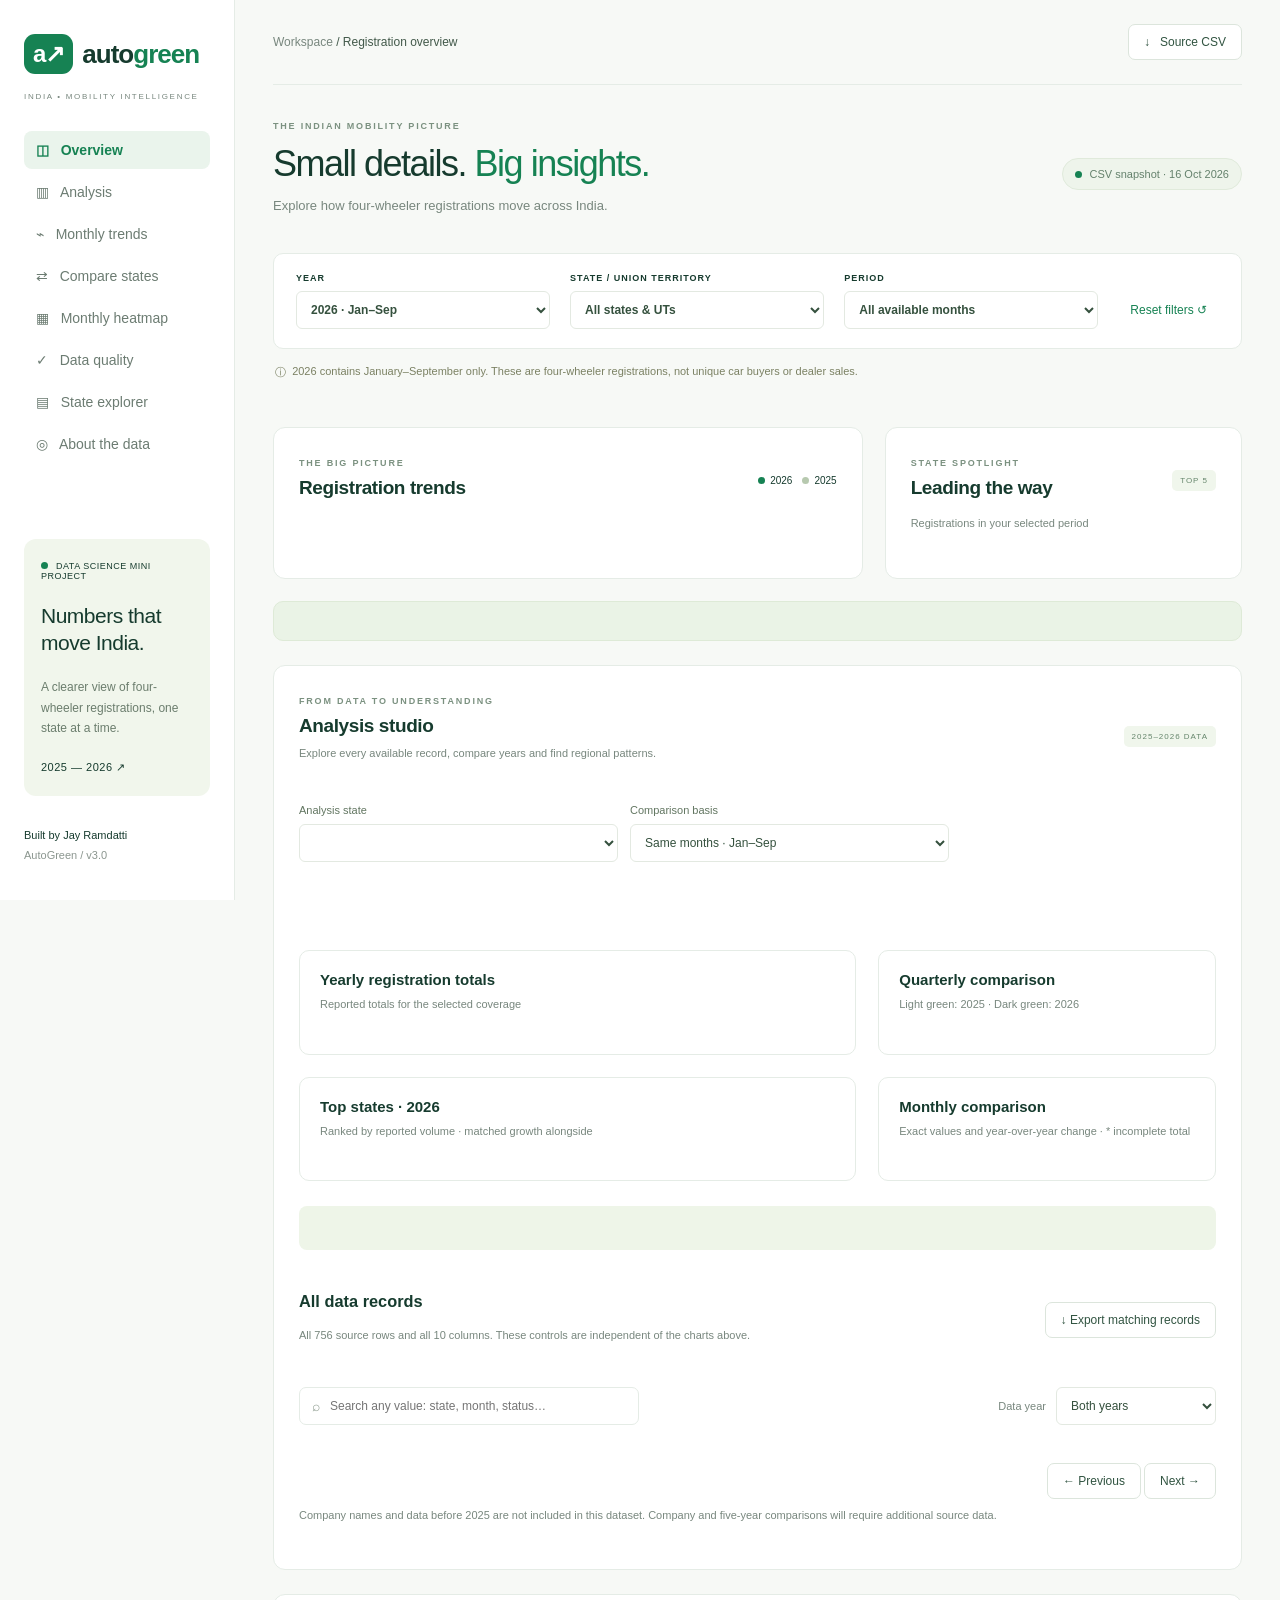
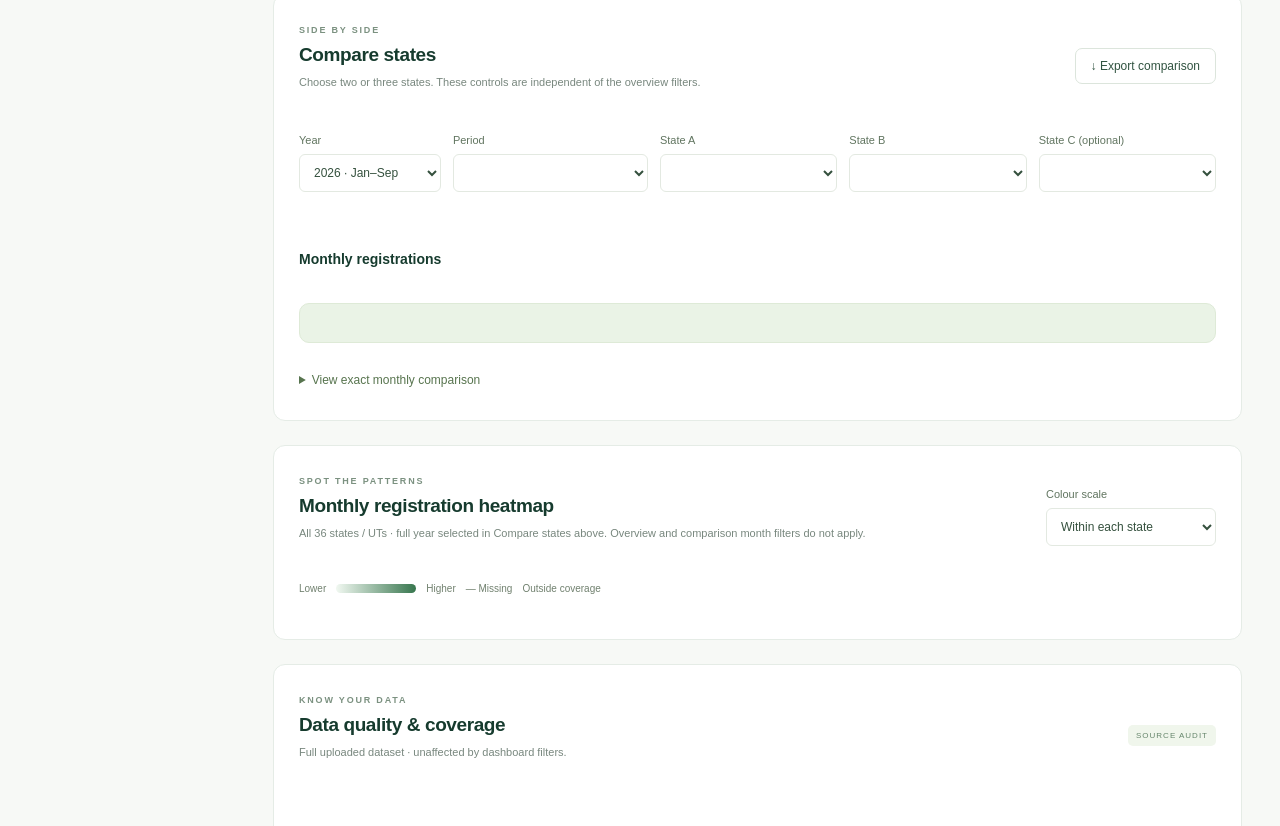
<file: index.html>
<!DOCTYPE html>
<html lang="en">
<head>
  <meta charset="UTF-8">
  <meta name="viewport" content="width=device-width, initial-scale=1.0">
  <meta http-equiv="refresh" content="0; url=AutoGreen_Project/dashboard/index.html">
  <title>AutoGreen Dashboard</title>
</head>
<body>
  <p>Redirecting to <a href="AutoGreen_Project/dashboard/index.html">AutoGreen Dashboard</a>...</p>
</body>
</html>
</file>
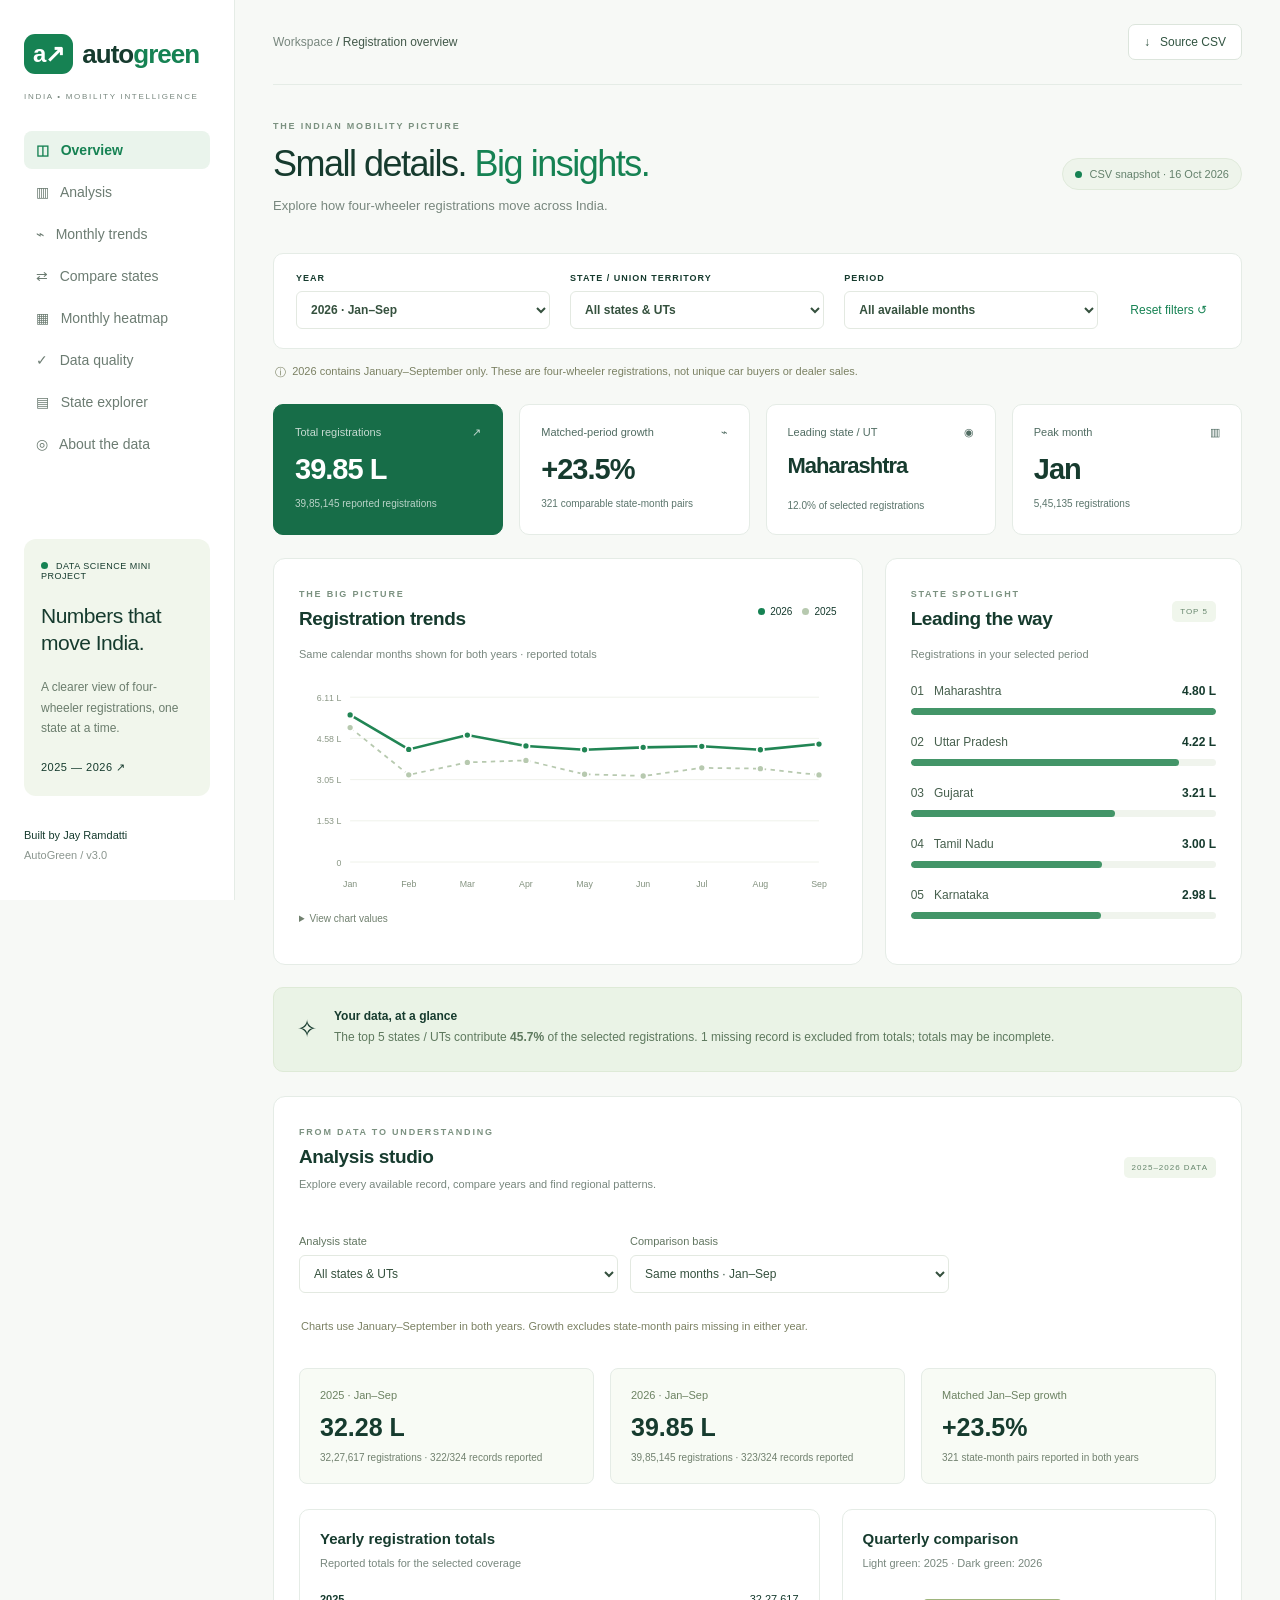
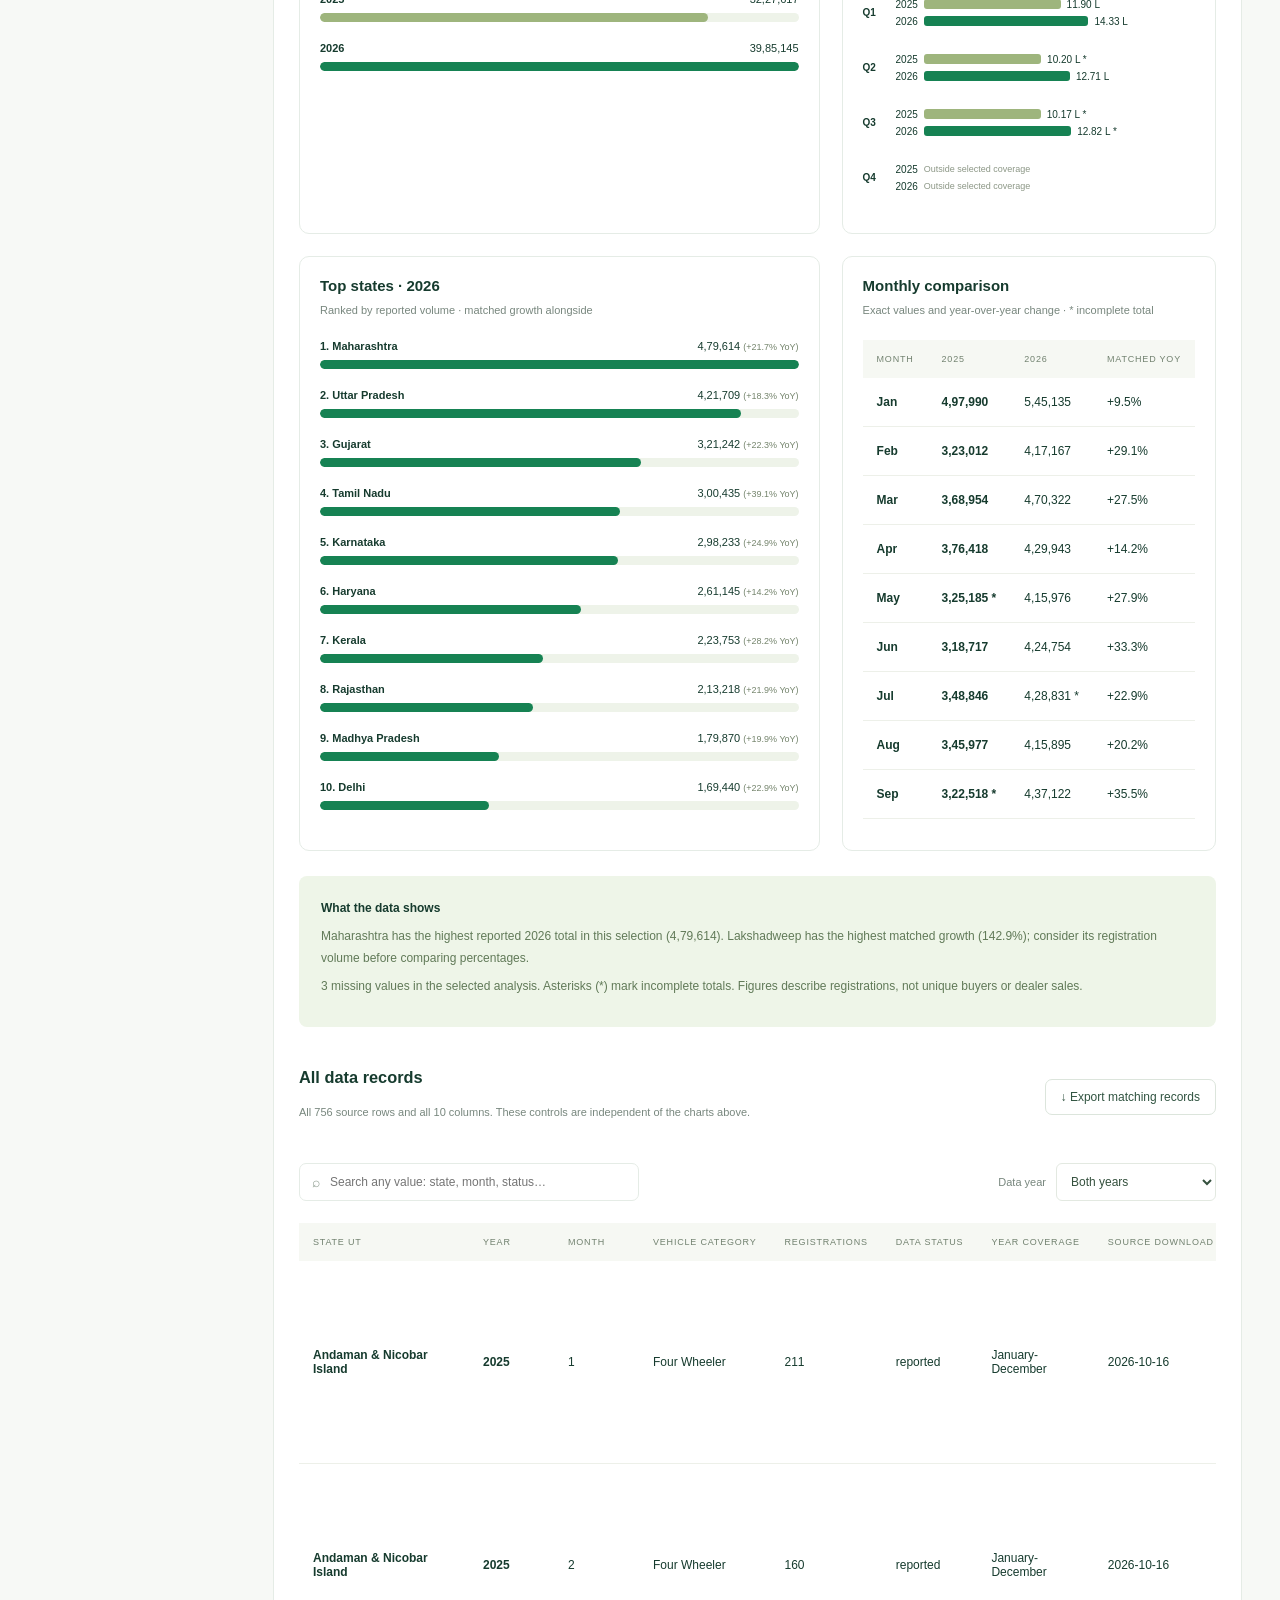
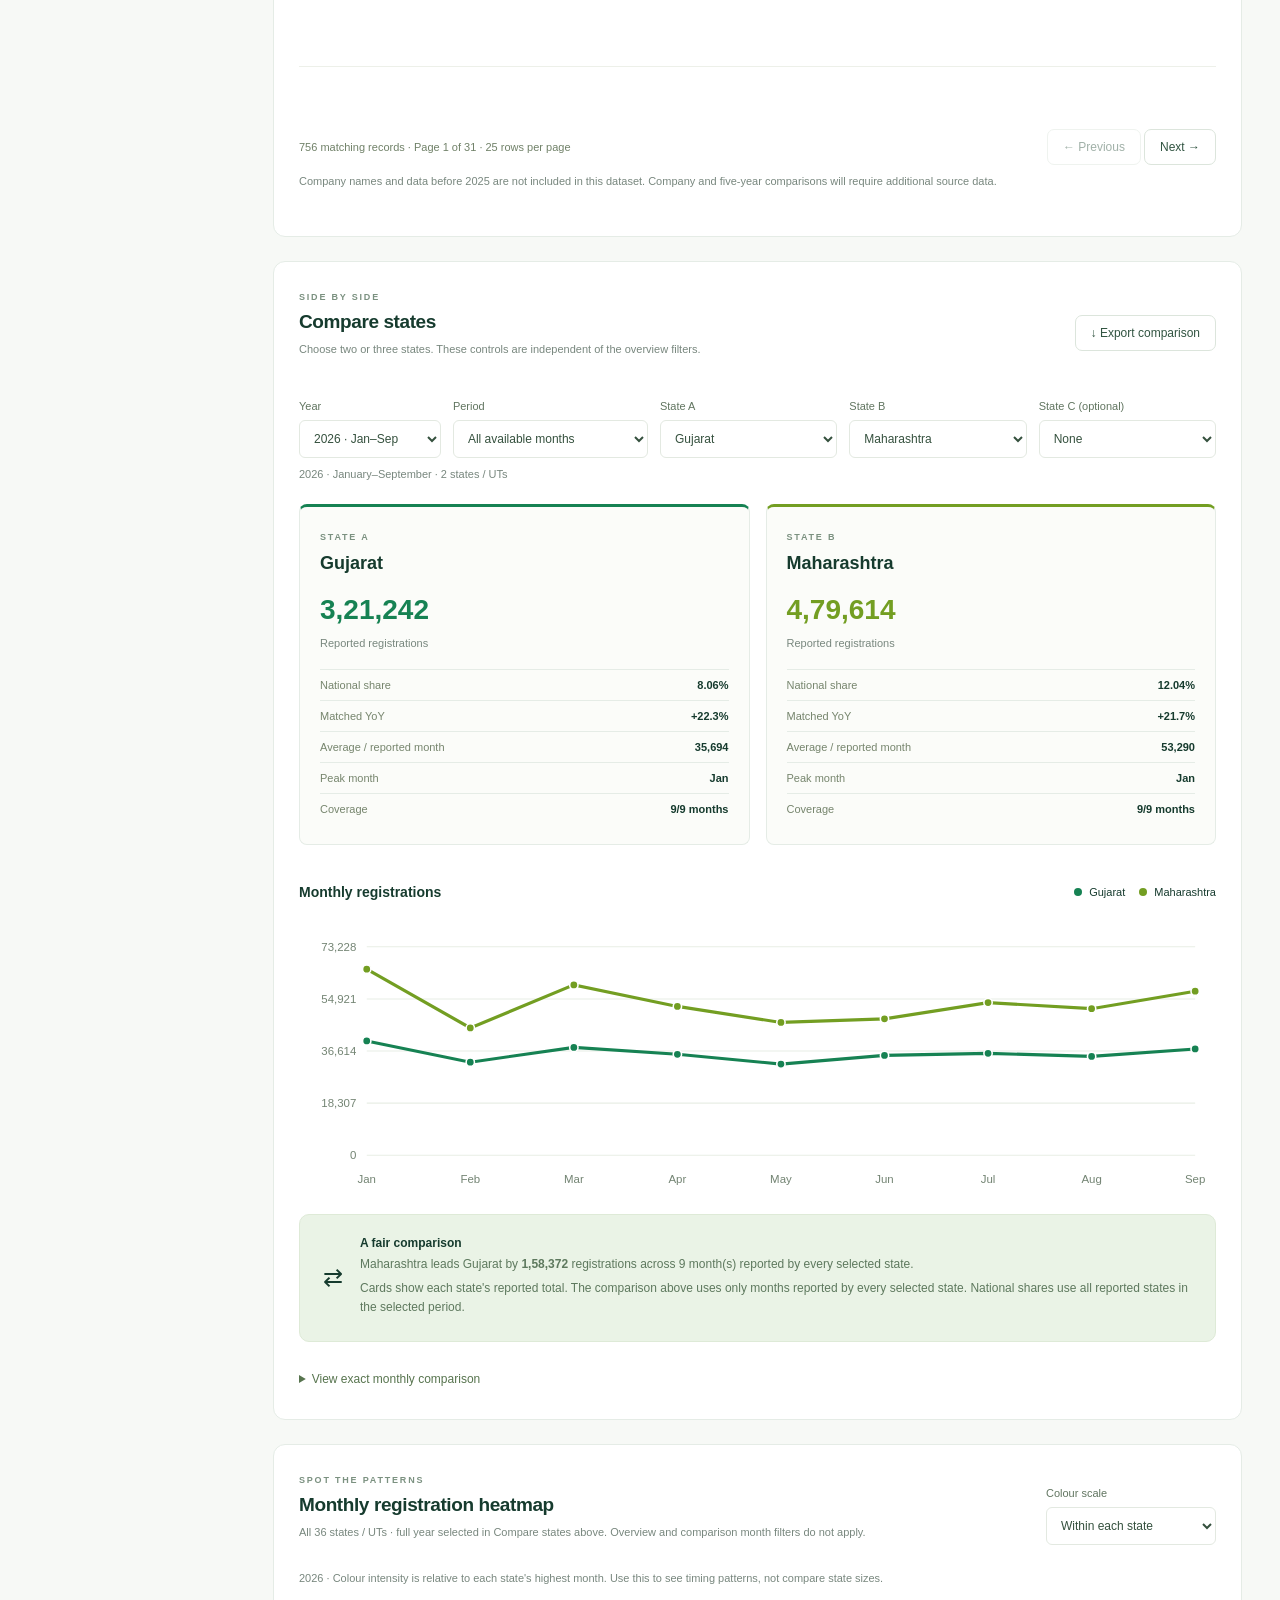
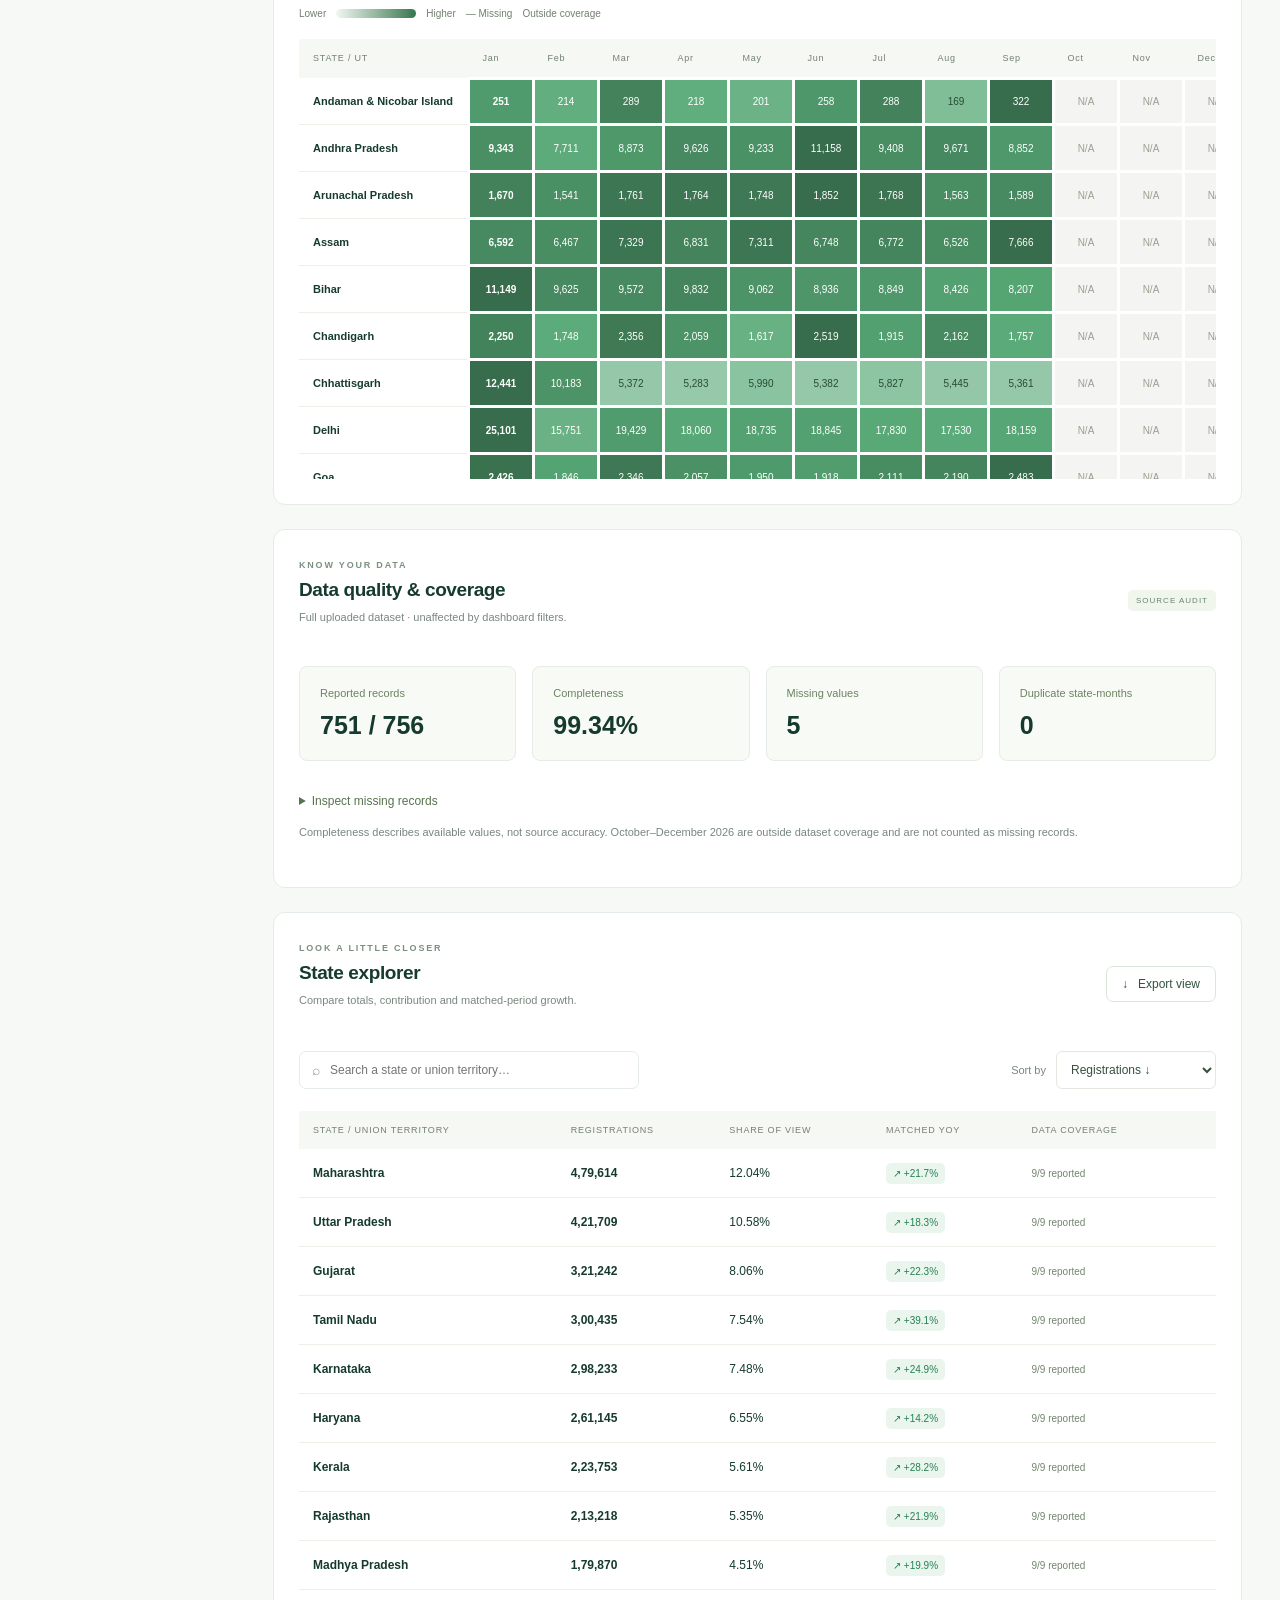
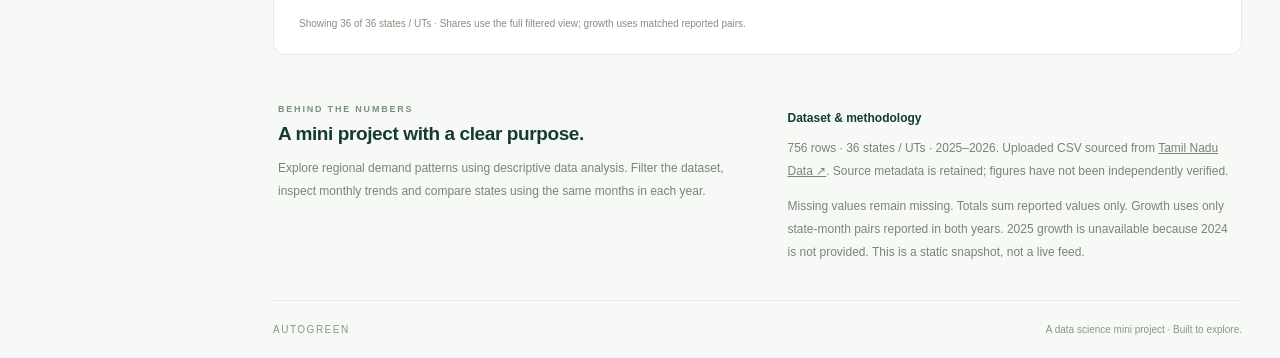
<file: AutoGreen_Project/dashboard/index.html>
<!doctype html><html lang="en"><head><meta charset="UTF-8"><meta name="viewport" content="width=device-width,initial-scale=1"><title>AutoGreen — India Registration Insights</title><meta name="description" content="Explore India's four-wheeler registrations by state and month. A data science mini project."><link rel="stylesheet" href="style.css"></head><body>
<aside><a class="brand" href="#overview"><span class="logo">a↗</span>auto<span>green</span></a><small>INDIA • MOBILITY INTELLIGENCE</small><nav><a class="active" href="#overview">◫ &nbsp; Overview</a><a href="#analysis">▥ &nbsp; Analysis</a><a href="#trends">⌁ &nbsp; Monthly trends</a><a href="#compare">⇄ &nbsp; Compare states</a><a href="#heatmap">▦ &nbsp; Monthly heatmap</a><a href="#quality">✓ &nbsp; Data quality</a><a href="#states">▤ &nbsp; State explorer</a><a href="#about">◎ &nbsp; About the data</a></nav><div class="side-note"><span class="dot"></span> DATA SCIENCE MINI PROJECT<h3>Numbers that move India.</h3><p>A clearer view of four-wheeler registrations, one state at a time.</p><span>2025 — 2026 ↗</span></div><footer>Built by Jay Ramdatti<br><span>AutoGreen / v3.0</span></footer></aside>
<main id="overview"><header><span>Workspace <b>/ Registration overview</b></span><a class="button" href="registrations.csv" download>↓ &nbsp; Source CSV</a></header><section class="intro"><div><div class="eyebrow">THE INDIAN MOBILITY PICTURE</div><h1>Small details. <em>Big insights.</em></h1><p>Explore how four-wheeler registrations move across India.</p></div><div class="dataset-badge"><span class="dot"></span> CSV snapshot · 16 Oct 2026</div></section>
<section class="filters"><label>YEAR<select id="year"><option value="2026">2026 · Jan–Sep</option><option value="2025">2025 · Jan–Dec</option></select></label><label>STATE / UNION TERRITORY<select id="state"><option value="all">All states & UTs</option></select></label><label>PERIOD<select id="period"><option value="all">All available months</option></select></label><button id="reset" class="text-button">Reset filters ↺</button></section>
<div class="notice">ⓘ &nbsp; <span>2026 contains January–September only. These are four-wheeler registrations, not unique car buyers or dealer sales.</span></div>
<section class="kpis" id="kpis" aria-live="polite"></section>
<section class="chart-grid" id="trends"><article class="card"><div class="card-heading"><div><span class="eyebrow">THE BIG PICTURE</span><h2>Registration trends</h2></div><div class="legend"><span class="dot"></span> <span id="chartyear">2026</span><span class="dot pale"></span> 2025</div></div><p class="subtitle" id="trendNote"></p><div id="trend" class="trend"></div></article><article class="card ranking"><div class="card-heading"><div><span class="eyebrow">STATE SPOTLIGHT</span><h2>Leading the way</h2></div><span class="pill">TOP 5</span></div><p class="subtitle">Registrations in your selected period</p><div id="ranking"></div></article></section>
<section class="insight" id="insight"></section>
<section class="card feature-section" id="analysis"><div class="card-heading"><div><span class="eyebrow">FROM DATA TO UNDERSTANDING</span><h2>Analysis studio</h2><p class="subtitle">Explore every available record, compare years and find regional patterns.</p></div><span class="pill">2025–2026 DATA</span></div><div class="compare-controls analysis-controls"><label>Analysis state<select id="analysisState"></select></label><label>Comparison basis<select id="analysisBasis"><option value="matched">Same months · Jan–Sep</option><option value="available">All available months</option></select></label></div><p class="notice" id="analysisWarning" role="status"></p><div class="quality-stats analysis-stats" id="analysisSummary" aria-live="polite"></div><div class="chart-grid"><article class="analysis-panel"><h3>Yearly registration totals</h3><p class="subtitle">Reported totals for the selected coverage</p><div id="annualBars"></div></article><article class="analysis-panel"><h3>Quarterly comparison</h3><p class="subtitle">Light green: 2025 · Dark green: 2026</p><div id="quarterBars"></div></article><article class="analysis-panel"><h3>Top states · 2026</h3><p class="subtitle">Ranked by reported volume · matched growth alongside</p><div id="analysisRanking"></div></article><article class="analysis-panel"><h3>Monthly comparison</h3><p class="subtitle">Exact values and year-over-year change · * incomplete total</p><div class="table-wrap" id="analysisMonthly"></div></article></div><div class="analysis-findings" id="analysisFindings"></div><div class="card-heading"><div><h3>All data records</h3><p class="subtitle">All 756 source rows and all 10 columns. These controls are independent of the charts above.</p></div><button class="button" id="rawExport">↓ Export matching records</button></div><div class="table-tools"><label class="search">⌕ <input id="rawSearch" aria-label="Search all data" placeholder="Search any value: state, month, status…"></label><label class="sort">Data year<select id="rawYear"><option value="all">Both years</option><option>2025</option><option>2026</option></select></label></div><div class="table-wrap" id="rawTable"></div><div class="raw-pagination"><span id="rawCount" role="status"></span><div><button class="button" id="rawPrev">← Previous</button> <button class="button" id="rawNext">Next →</button></div></div><p class="subtitle">Company names and data before 2025 are not included in this dataset. Company and five-year comparisons will require additional source data.</p></section><section class="card feature-section" id="compare"><div class="card-heading"><div><span class="eyebrow">SIDE BY SIDE</span><h2>Compare states</h2><p class="subtitle">Choose two or three states. These controls are independent of the overview filters.</p></div><button class="button" id="compareExport">↓ Export comparison</button></div><div class="compare-controls"><label>Year<select id="compareYear"><option value="2026">2026 · Jan–Sep</option><option value="2025">2025 · Jan–Dec</option></select></label><label>Period<select id="comparePeriod"></select></label><label>State A<select id="compareA"></select></label><label>State B<select id="compareB"></select></label><label>State C (optional)<select id="compareC"></select></label></div><p id="compareMessage" class="subtitle" role="status"></p><div class="compare-cards" id="compareCards"></div><div class="card-heading comparison-chart-heading"><h3>Monthly registrations</h3><div id="compareLegend" class="compare-legend"></div></div><div id="compareChart"></div><div id="compareInsight" class="insight"></div><details class="chart-values"><summary>View exact monthly comparison</summary><div class="table-wrap" id="compareValues"></div></details></section>
<section class="card feature-section" id="heatmap"><div class="card-heading"><div><span class="eyebrow">SPOT THE PATTERNS</span><h2>Monthly registration heatmap</h2><p class="subtitle">All 36 states / UTs · full year selected in Compare states above. Overview and comparison month filters do not apply.</p></div><label class="heat-mode">Colour scale<select id="heatMode"><option value="relative">Within each state</option><option value="absolute">Across all states</option></select></label></div><p class="subtitle" id="heatNote"></p><div class="heat-key"><span>Lower</span><i></i><span>Higher</span><span>— Missing</span><span>Outside coverage</span></div><div class="table-wrap heat-table" id="heatTable"></div></section>
<section class="card feature-section" id="quality"><div class="card-heading"><div><span class="eyebrow">KNOW YOUR DATA</span><h2>Data quality & coverage</h2><p class="subtitle">Full uploaded dataset · unaffected by dashboard filters.</p></div><span class="pill">SOURCE AUDIT</span></div><div id="qualityStats" class="quality-stats"></div><details><summary>Inspect missing records</summary><div id="missingTable" class="table-wrap"></div></details><p class="subtitle">Completeness describes available values, not source accuracy. October–December 2026 are outside dataset coverage and are not counted as missing records.</p></section>
<section class="card explorer" id="states"><div class="card-heading"><div><span class="eyebrow">LOOK A LITTLE CLOSER</span><h2>State explorer</h2><p class="subtitle">Compare totals, contribution and matched-period growth.</p></div><button class="button" id="export">↓ &nbsp; Export view</button></div><div class="table-tools"><label class="search">⌕ <input id="search" placeholder="Search a state or union territory…" aria-label="Search states"></label><label class="sort">Sort by <select id="sort"><option value="total">Registrations ↓</option><option value="name">State A–Z</option><option value="growth">Growth ↓</option></select></label></div><div class="table-wrap"><table><thead><tr><th>STATE / UNION TERRITORY</th><th>REGISTRATIONS</th><th>SHARE OF VIEW</th><th>MATCHED YOY</th><th>DATA COVERAGE</th></tr></thead><tbody id="rows"></tbody></table></div><div class="table-footer" id="tablefooter"></div></section>
<section class="about" id="about"><div><span class="eyebrow">BEHIND THE NUMBERS</span><h2>A mini project with a clear purpose.</h2><p>Explore regional demand patterns using descriptive data analysis. Filter the dataset, inspect monthly trends and compare states using the same months in each year.</p></div><div><h3>Dataset & methodology</h3><p>756 rows · 36 states / UTs · 2025–2026. Uploaded CSV sourced from <a href="https://www.tamilnadudata.org/vehicles/states/" target="_blank" rel="noopener">Tamil Nadu Data ↗</a>. Source metadata is retained; figures have not been independently verified.</p><p>Missing values remain missing. Totals sum reported values only. Growth uses only state-month pairs reported in both years. 2025 growth is unavailable because 2024 is not provided. This is a static snapshot, not a live feed.</p></div></section><div class="bottom">AUTOGREEN <span>A data science mini project · Built to explore.</span></div></main><script src="app.js"></script><script src="features.js"></script><script src="analysis.js"></script></body></html>
</file>
<file: AutoGreen_Project/dashboard/style.css>
:root{--green:#168253;--dark:#163b2e;--muted:#78877e;--line:#e5ece6;--bg:#f7f9f6}*{box-sizing:border-box}html{scroll-behavior:smooth;scroll-padding-top:24px}body{margin:0;font:14px 'Segoe UI',Arial,sans-serif;color:var(--dark);background:var(--bg)}a{color:inherit;text-decoration:none}button,select,input{font:inherit}button,a,select{ -webkit-tap-highlight-color:transparent}button{cursor:pointer}aside{position:fixed;inset:0 auto 0 0;width:235px;background:white;border-right:1px solid var(--line);padding:34px 24px;display:flex;flex-direction:column}.brand{font-size:26px;font-weight:750;display:flex;align-items:center;letter-spacing:-1px}.brand>span:last-child{color:var(--green)}.logo{font-size:24px;background:var(--green);color:white;border-radius:11px;padding:6px 9px;margin-right:9px}aside>small{font-size:8px;letter-spacing:1.7px;margin-top:18px;color:var(--muted)}nav{margin-top:44px;display:grid;gap:10px}nav a{padding:13px 12px;border-radius:8px;color:#6c7c72}nav a:hover,nav a.active{background:#eaf4ec;color:var(--green);font-weight:600}.side-note{margin-top:auto;padding:22px 17px;background:#f1f6ec;border-radius:12px;font-size:9px;letter-spacing:.5px}.side-note h3{font-size:21px;line-height:1.3;font-weight:500;letter-spacing:-.5px}.side-note p{font-size:12px;line-height:1.7;letter-spacing:0;color:#6b7d6d}.side-note>span:last-child{display:block;margin-top:23px;font-size:11px}footer{margin-top:30px;font-size:11px;line-height:1.8}footer span{color:#8b968f}main{margin-left:235px;padding:0 38px;max-width:1700px}header{height:85px;border-bottom:1px solid var(--line);display:flex;align-items:center;justify-content:space-between;color:var(--muted);font-size:12px}header b{font-weight:400;color:#42594a}.button{border:1px solid #dce5dc;background:white;border-radius:7px;padding:10px 15px;color:#315441;font-size:12px;display:inline-block}.button:hover{background:#edf5ee}.intro{display:flex;justify-content:space-between;align-items:center;padding:36px 0 27px}.eyebrow{font-size:9px;font-weight:650;letter-spacing:1.8px;color:#7b9180}h1{font-weight:500;letter-spacing:-1.5px;font-size:36px;margin:12px 0}h1 em{font-style:normal;color:var(--green)}.intro p{color:var(--muted);font-size:13px}.dataset-badge{font-size:11px;white-space:nowrap;color:#64816c;background:#eef4eb;border:1px solid #e0eadb;padding:9px 12px;border-radius:20px}.dot{width:7px;height:7px;background:var(--green);display:inline-block;border-radius:50%;margin-right:5px}.pale{background:#b7c9af;margin-left:10px}.filters{display:flex;gap:20px;background:white;padding:19px 22px;border:1px solid var(--line);border-radius:10px;align-items:end}.filters label{font-size:9px;font-weight:600;letter-spacing:1px;flex:1}select{display:block;border:1px solid #e3e9e1;background:#fff;color:#35513e;border-radius:6px;padding:10px;width:100%;margin-top:8px;font-size:12px;letter-spacing:0}.text-button{background:none;border:0;font-size:12px;color:var(--green);padding:12px}.notice{display:flex;color:#7b8163;font-size:11px;padding:16px 2px}.kpis{display:grid;grid-template-columns:repeat(4,1fr);gap:16px;margin:8px 0 23px}.kpi{background:white;border:1px solid var(--line);border-radius:10px;padding:21px}.kpi:first-child{background:#176d48;color:white;border-color:#176d48}.kpi-label{font-size:11px;opacity:.75;display:flex;justify-content:space-between}.kpi-value{font-size:29px;letter-spacing:-1px;margin:14px 0 10px;font-weight:550}.kpi-note{font-size:10px;opacity:.7;line-height:1.5}.chart-grid{display:grid;grid-template-columns:1.65fr 1fr;gap:22px}.card{border:1px solid var(--line);background:white;border-radius:12px;padding:25px}.card-heading{display:flex;align-items:center;justify-content:space-between;gap:10px}h2{font-size:19px;font-weight:550;letter-spacing:-.4px;margin:8px 0}.subtitle{font-size:11px;color:var(--muted);line-height:1.6;margin:8px 0 20px}.legend{font-size:10px;display:flex;align-items:center;white-space:nowrap}.trend svg{width:100%;height:auto;display:block}.pill{font-size:8px;color:#66866c;background:#f0f6ec;border-radius:5px;padding:6px 8px;letter-spacing:1px}.rank-row{margin:20px 0}.rank-top{display:flex;justify-content:space-between;gap:10px;font-size:12px;margin-bottom:10px}.rank-top span{color:#47604e}.rank-bar{height:7px;background:#f0f4ed;border-radius:5px;overflow:hidden}.rank-bar i{display:block;background:#439568;height:100%;border-radius:5px}.insight{margin:22px 0;background:#eaf3e6;border:1px solid #deead7;border-radius:10px;padding:19px 23px;display:flex;gap:17px;align-items:center}.insight b{font-size:12px}.insight p{font-size:12px;color:#5e795e;margin:5px 0;line-height:1.6}.insight-icon{font-size:24px}.explorer{margin-bottom:30px}.table-tools{display:flex;justify-content:space-between;margin:22px 0;gap:20px}.search{border:1px solid var(--line);padding:9px 12px;border-radius:7px;display:flex;align-items:center;gap:8px;width:340px;color:#8a998c}.search input{border:0;outline:0;width:100%;font-size:12px}.sort{display:flex;align-items:center;gap:10px;font-size:11px;color:var(--muted)}.sort select{margin:0;width:160px}.table-wrap{overflow:auto;max-height:490px}table{width:100%;border-collapse:collapse;text-align:left;white-space:nowrap}th{font-size:9px;font-weight:500;letter-spacing:.8px;padding:14px;background:#f6f8f3;color:#71816f;position:sticky;top:0}td{border-bottom:1px solid #edf0e9;padding:17px 14px;font-size:12px}td:first-child{font-weight:550}td:nth-child(2){font-variant-numeric:tabular-nums;font-weight:600}.growth{font-size:10px;padding:5px 7px;border-radius:5px;background:#eaf5ed;color:#258051}.negative{background:#fcf0e7;color:#a36638}.coverage{font-size:10px;color:#72856e}.table-footer{font-size:10px;color:#82917e;padding-top:17px}.about{display:grid;grid-template-columns:1fr 1fr;gap:60px;padding:14px 5px 25px}.about p{font-size:12px;line-height:1.9;color:#788675}.about h3{font-size:12px}.about a{text-decoration:underline}.bottom{border-top:1px solid var(--line);padding:23px 0;font-size:10px;letter-spacing:1.5px;color:#889780;display:flex;justify-content:space-between}.bottom span{letter-spacing:0}button:focus-visible,a:focus-visible,select:focus-visible,input:focus-visible{outline:2px solid var(--green);outline-offset:3px}@media(min-width:1500px){main{padding:0 55px}.trend{max-height:340px;overflow:hidden}}@media(max-width:1100px){aside{width:195px;padding:25px 18px}main{margin-left:195px;padding:0 25px}.intro{display:block}.dataset-badge{display:inline-block}.chart-grid{grid-template-columns:1fr}.kpis{grid-template-columns:repeat(2,1fr)}h1{font-size:32px}.ranking #ranking{display:grid;grid-template-columns:1fr 1fr;gap:0 25px}}@media(max-width:700px){aside{position:static;width:100%;padding:18px}.brand{font-size:23px}aside>small,.side-note,footer{display:none}nav{display:flex;margin-top:18px;gap:3px;overflow:auto}nav a{padding:8px;font-size:11px;white-space:nowrap}main{margin:0;padding:0 17px}header{height:65px;font-size:10px}.intro{padding-top:25px}h1{font-size:29px}.filters{flex-wrap:wrap;gap:12px;padding:15px}.filters label{flex:1 1 40%}.kpis{gap:10px}.kpi{padding:16px}.kpi-value{font-size:25px}.chart-grid{gap:15px}.card{padding:18px}.card-heading{align-items:start}.legend{font-size:8px}.table-tools{flex-direction:column}.search{width:100%}.about{grid-template-columns:1fr;gap:10px}.bottom{gap:20px}.notice{line-height:1.7}.ranking #ranking{display:block}}
.feature-section{margin:24px 0}.compare-controls{display:grid;grid-template-columns:.8fr 1.1fr 1fr 1fr 1fr;gap:12px;margin-top:22px}.compare-controls label,.heat-mode{font-size:11px;color:#617560}.compare-cards{display:grid;grid-template-columns:repeat(auto-fit,minmax(210px,1fr));gap:16px}.compare-state{border:1px solid var(--line);border-top:3px solid var(--state-color);border-radius:8px;padding:20px;background:#fbfcf9}.compare-state h3{font-size:18px;margin:10px 0 20px}.compare-state>strong{font-size:28px;font-weight:550;color:var(--state-color)}.compare-state>p{font-size:11px;color:var(--muted)}.compare-state dl{margin:20px 0 0}.compare-state dl div{display:flex;justify-content:space-between;gap:10px;padding:9px 0;border-top:1px solid var(--line);font-size:11px}.compare-state dt{color:#76856d}.compare-state dd{margin:0;font-weight:600}.comparison-chart-heading{margin:25px 0 12px}.comparison-chart-heading h3{font-size:14px;font-weight:550}.compare-legend{display:flex;flex-wrap:wrap;gap:14px;font-size:11px}.compare-legend i{display:inline-block;width:8px;height:8px;border-radius:50%;margin-right:7px}#compareChart svg{display:block;width:100%;height:auto}.chart-values, #quality details{font-size:12px;color:#57744e}summary{cursor:pointer;padding:8px 0}.heat-key{display:flex;gap:10px;align-items:center;font-size:10px;color:#71816f;margin-bottom:20px}.heat-key i{width:80px;height:9px;border-radius:5px;background:linear-gradient(90deg,#f1f8f1,#37764e)}.heat-table{max-height:440px}.heat-table td:not(:first-child){text-align:center;font-size:10px;min-width:65px;border:3px solid white;padding:12px 6px;font-variant-numeric:tabular-nums}.heat-table td:first-child{position:sticky;left:0;background:white;z-index:1;font-size:11px}.heat-table th{z-index:2}.heat-table .outside{background:#f4f5f2;color:#98a090}.heat-table .missing{background:repeating-linear-gradient(45deg,#f9f1dd,#f9f1dd 5px,#efe4c8 5px,#efe4c8 6px);color:#786a46}.quality-stats{display:grid;grid-template-columns:repeat(4,1fr);gap:16px;margin:20px 0 25px}.quality-stats>div{padding:20px;border:1px solid var(--line);border-radius:8px;background:#f8fbf5}.quality-stats span{display:block;font-size:11px;color:#6c8262}.quality-stats strong{display:block;margin-top:12px;font-size:25px;font-weight:550}.heat-mode{min-width:170px}nav{gap:4px;margin-top:30px}nav a{padding:11px 12px}@media(max-width:1100px){.compare-controls{grid-template-columns:repeat(3,1fr)}.quality-stats{grid-template-columns:repeat(2,1fr)}}@media(max-width:700px){.compare-controls{grid-template-columns:1fr 1fr}.compare-cards{grid-template-columns:1fr}.compare-legend{gap:8px}.comparison-chart-heading{display:block}.feature-section>.card-heading{flex-wrap:wrap}.quality-stats{gap:10px}.quality-stats>div{padding:13px}.quality-stats strong{font-size:21px}.heat-key{flex-wrap:wrap}#compareChart{overflow:auto}#compareChart svg{min-width:570px}}
.analysis-controls{grid-template-columns:1fr 1fr;max-width:650px}.analysis-stats{grid-template-columns:repeat(3,1fr)}.analysis-stats small{display:block;font-size:10px;margin-top:10px;color:#71816f}.analysis-panel{padding:20px;border:1px solid var(--line);border-radius:10px}.analysis-panel h3{font-size:15px;margin:0}.analysis-bar{margin:20px 0}.analysis-bar>div:first-child{display:flex;justify-content:space-between;gap:10px;margin-bottom:8px;font-size:11px}.analysis-bar b{font-weight:550}.analysis-bar small{color:#74846c;font-size:9px}.analysis-track{height:9px;border-radius:6px;background:#eef3e9;overflow:hidden}.analysis-track i{display:block;height:100%;background:#168253;border-radius:6px}.quarter-row{display:grid;grid-template-columns:25px 1fr;gap:8px;align-items:center;margin:15px 0;font-size:10px}.quarter-line{display:flex;align-items:center;gap:6px;margin:6px 0}.quarter-line i{height:10px;display:inline-block;border-radius:3px;min-width:0}.no-coverage{color:#8c9786;font-size:9px}.analysis-findings{background:#eef5e8;padding:22px;border-radius:8px;margin:25px 0;font-size:12px;line-height:1.8}.analysis-findings p{margin:7px 0;color:#617a58}.raw-pagination{display:flex;justify-content:space-between;align-items:center;gap:10px;margin-top:16px;font-size:11px;color:#708168}button:disabled{opacity:.45;cursor:not-allowed}#rawTable td{max-width:320px;white-space:normal;min-width:85px;overflow-wrap:anywhere}#rawTable th{white-space:nowrap}#rawTable td:first-child{min-width:170px}@media(max-width:700px){.analysis-stats{grid-template-columns:1fr}.analysis-controls{grid-template-columns:1fr}.raw-pagination{align-items:start;flex-direction:column}.analysis-panel{padding:14px}}
</file>
